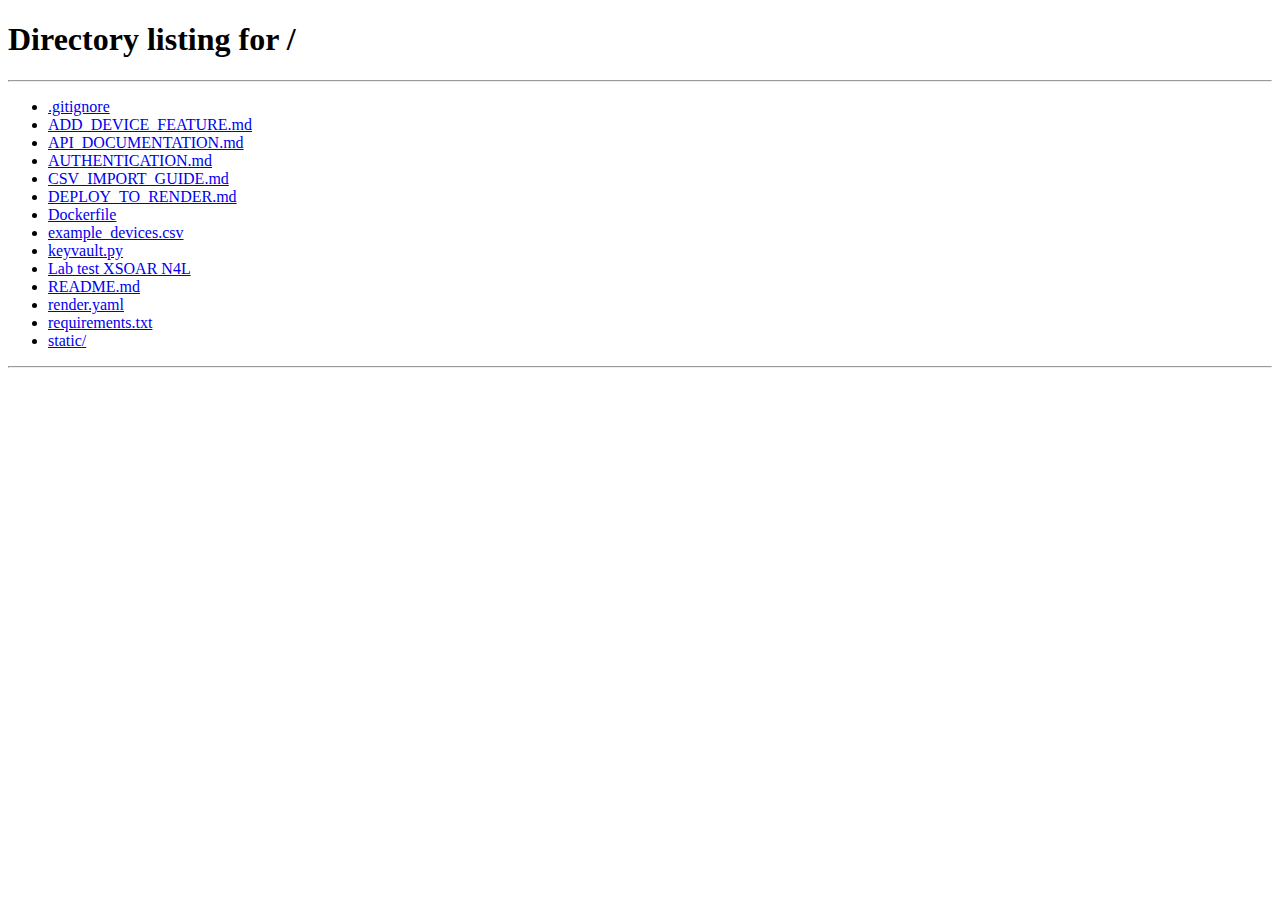
<file: static/app.html>
<!DOCTYPE html>
<html lang="en">

<head>
    <meta charset="UTF-8">
    <meta name="viewport" content="width=device-width, initial-scale=1.0">
    <title>KeyVault - Secure API Key Management</title>
    <meta name="description"
        content="Secure credential vault service for Palo Alto Networks devices. Generate and manage API keys with ease.">
    <link rel="stylesheet" href="/static/styles.css">
    <link rel="preconnect" href="https://fonts.googleapis.com">
    <link rel="preconnect" href="https://fonts.gstatic.com" crossorigin>
    <link href="https://fonts.googleapis.com/css2?family=Inter:wght@300;400;500;600;700&display=swap" rel="stylesheet">
</head>

<body>
    <div class="container">
        <!-- Header -->
        <header class="header">
            <div class="logo">
                <svg class="logo-icon" viewBox="0 0 24 24" fill="none" xmlns="http://www.w3.org/2000/svg">
                    <path d="M12 2L2 7L12 12L22 7L12 2Z" stroke="currentColor" stroke-width="2" stroke-linecap="round"
                        stroke-linejoin="round" />
                    <path d="M2 17L12 22L22 17" stroke="currentColor" stroke-width="2" stroke-linecap="round"
                        stroke-linejoin="round" />
                    <path d="M2 12L12 17L22 12" stroke="currentColor" stroke-width="2" stroke-linecap="round"
                        stroke-linejoin="round" />
                </svg>
                <h1>KeyVault</h1>
            </div>
            <div class="header-actions">
                <div class="status-badge" id="serverStatus">
                    <span class="status-dot"></span>
                    <span class="status-text">Checking...</span>
                </div>
                <button class="btn-logout" id="logoutBtn">
                    <svg viewBox="0 0 24 24" fill="none" xmlns="http://www.w3.org/2000/svg">
                        <path
                            d="M9 21H5C4.46957 21 3.96086 20.7893 3.58579 20.4142C3.21071 20.0391 3 19.5304 3 19V5C3 4.46957 3.21071 3.96086 3.58579 3.58579C3.96086 3.21071 4.46957 3 5 3H9M16 17L21 12M21 12L16 7M21 12H9"
                            stroke="currentColor" stroke-width="2" stroke-linecap="round" stroke-linejoin="round" />
                    </svg>
                    Logout
                </button>
            </div>
        </header>

        <!-- Main Content -->
        <main class="main-content">
            <!-- Hero Section -->
            <section class="hero">
                <h2 class="hero-title">Secure API Key Management</h2>
                <p class="hero-subtitle">Generate API keys for your Palo Alto Networks devices instantly</p>
            </section>

            <!-- Key Generator Card -->
            <section class="card generator-card">
                <div class="card-header">
                    <h3>Generate API Key</h3>
                    <p>Enter a device IP address to retrieve its API key</p>
                </div>
                <div class="card-body">
                    <form id="keygenForm" class="keygen-form">
                        <div class="form-group">
                            <label for="ipAddress">Device IP Address</label>
                            <div class="input-wrapper">
                                <svg class="input-icon" viewBox="0 0 24 24" fill="none"
                                    xmlns="http://www.w3.org/2000/svg">
                                    <circle cx="12" cy="12" r="10" stroke="currentColor" stroke-width="2" />
                                    <path d="M12 6V12L16 14" stroke="currentColor" stroke-width="2"
                                        stroke-linecap="round" />
                                </svg>
                                <input type="text" id="ipAddress" name="ipAddress" placeholder="e.g., 13.214.235.85"
                                    pattern="^(?:[0-9]{1,3}\.){3}[0-9]{1,3}$" required>
                                <button type="button" class="quick-select-btn" id="quickSelectBtn">
                                    <svg viewBox="0 0 24 24" fill="none" xmlns="http://www.w3.org/2000/svg">
                                        <path d="M6 9L12 15L18 9" stroke="currentColor" stroke-width="2"
                                            stroke-linecap="round" stroke-linejoin="round" />
                                    </svg>
                                </button>
                            </div>
                            <div class="quick-select-dropdown" id="quickSelectDropdown"></div>
                        </div>
                        <button type="submit" class="btn btn-primary" id="generateBtn">
                            <span class="btn-text">Generate API Key</span>
                            <svg class="btn-icon" viewBox="0 0 24 24" fill="none" xmlns="http://www.w3.org/2000/svg">
                                <path d="M5 12H19M19 12L12 5M19 12L12 19" stroke="currentColor" stroke-width="2"
                                    stroke-linecap="round" stroke-linejoin="round" />
                            </svg>
                        </button>
                    </form>
                </div>
            </section>

            <!-- Result Card -->
            <section class="card result-card" id="resultCard" style="display: none;">
                <div class="card-header">
                    <h3>API Key Result</h3>
                    <button class="close-btn" id="closeResultBtn">
                        <svg viewBox="0 0 24 24" fill="none" xmlns="http://www.w3.org/2000/svg">
                            <path d="M18 6L6 18M6 6L18 18" stroke="currentColor" stroke-width="2"
                                stroke-linecap="round" />
                        </svg>
                    </button>
                </div>
                <div class="card-body">
                    <div class="result-status" id="resultStatus"></div>
                    <div class="result-content" id="resultContent"></div>
                    <div class="result-actions" id="resultActions" style="display: none;">
                        <button class="btn btn-secondary" id="copyBtn">
                            <svg viewBox="0 0 24 24" fill="none" xmlns="http://www.w3.org/2000/svg">
                                <rect x="9" y="9" width="13" height="13" rx="2" stroke="currentColor"
                                    stroke-width="2" />
                                <path
                                    d="M5 15H4C2.89543 15 2 14.1046 2 13V4C2 2.89543 2.89543 2 4 2H13C14.1046 2 15 2.89543 15 4V5"
                                    stroke="currentColor" stroke-width="2" />
                            </svg>
                            Copy Key
                        </button>
                        <button class="btn btn-secondary" id="downloadBtn">
                            <svg viewBox="0 0 24 24" fill="none" xmlns="http://www.w3.org/2000/svg">
                                <path
                                    d="M21 15V19C21 20.1046 20.1046 21 19 21H5C3.89543 21 3 20.1046 3 19V15M7 10L12 15M12 15L17 10M12 15V3"
                                    stroke="currentColor" stroke-width="2" stroke-linecap="round"
                                    stroke-linejoin="round" />
                            </svg>
                            Download
                        </button>
                    </div>
                </div>
            </section>

            <!-- Available Devices Card -->
            <section class="card devices-card">
                <div class="card-header">
                    <div>
                        <h3>Available Devices</h3>
                        <p>Devices registered in the vault</p>
                    </div>
                    <button class="btn btn-add-device" id="addDeviceBtn">
                        <svg viewBox="0 0 24 24" fill="none" xmlns="http://www.w3.org/2000/svg">
                            <path d="M12 5V19M5 12H19" stroke="currentColor" stroke-width="2" stroke-linecap="round"
                                stroke-linejoin="round" />
                        </svg>
                        Add Device
                    </button>
                </div>
                <div class="card-body">
                    <div class="devices-grid" id="devicesGrid">
                        <div class="loading-spinner">
                            <div class="spinner"></div>
                            <p>Loading devices...</p>
                        </div>
                    </div>
                </div>
            </section>
        </main>

        <!-- Footer -->
        <footer class="footer">
            <p>&copy; 2025 KeyVault. Secure credential management for Palo Alto Networks.</p>
        </footer>
    </div>

    <!-- Toast Notifications -->
    <div class="toast-container" id="toastContainer"></div>

    <!-- Add Device Modal -->
    <div class="modal-overlay" id="addDeviceModal">
        <div class="modal">
            <div class="modal-header">
                <h3>Add New Device</h3>
                <button class="close-btn" id="closeModalBtn">
                    <svg viewBox="0 0 24 24" fill="none" xmlns="http://www.w3.org/2000/svg">
                        <path d="M18 6L6 18M6 6L18 18" stroke="currentColor" stroke-width="2" stroke-linecap="round" />
                    </svg>
                </button>
            </div>
            <div class="modal-body">
                <form id="addDeviceForm" class="add-device-form">
                    <div class="form-group">
                        <label for="newDeviceIp">IP Address</label>
                        <div class="input-wrapper">
                            <svg class="input-icon" viewBox="0 0 24 24" fill="none" xmlns="http://www.w3.org/2000/svg">
                                <circle cx="12" cy="12" r="10" stroke="currentColor" stroke-width="2" />
                                <path d="M12 6V12L16 14" stroke="currentColor" stroke-width="2"
                                    stroke-linecap="round" />
                            </svg>
                            <input type="text" id="newDeviceIp" name="newDeviceIp" placeholder="e.g., 192.168.1.100"
                                pattern="^(?:[0-9]{1,3}\.){3}[0-9]{1,3}$" required>
                        </div>
                    </div>

                    <div class="form-group">
                        <label for="newDeviceUsername">Username</label>
                        <div class="input-wrapper">
                            <svg class="input-icon" viewBox="0 0 24 24" fill="none" xmlns="http://www.w3.org/2000/svg">
                                <path
                                    d="M20 21V19C20 17.9391 19.5786 16.9217 18.8284 16.1716C18.0783 15.4214 17.0609 15 16 15H8C6.93913 15 5.92172 15.4214 5.17157 16.1716C4.42143 16.9217 4 17.9391 4 19V21M16 7C16 9.20914 14.2091 11 12 11C9.79086 11 8 9.20914 8 7C8 4.79086 9.79086 3 12 3C14.2091 3 16 4.79086 16 7Z"
                                    stroke="currentColor" stroke-width="2" stroke-linecap="round"
                                    stroke-linejoin="round" />
                            </svg>
                            <input type="text" id="newDeviceUsername" name="newDeviceUsername" placeholder="e.g., admin"
                                required>
                        </div>
                    </div>

                    <div class="form-group">
                        <label for="newDevicePassword">Password</label>
                        <div class="input-wrapper">
                            <svg class="input-icon" viewBox="0 0 24 24" fill="none" xmlns="http://www.w3.org/2000/svg">
                                <rect x="3" y="11" width="18" height="11" rx="2" stroke="currentColor"
                                    stroke-width="2" />
                                <path d="M7 11V7C7 4.23858 9.23858 2 12 2C14.7614 2 17 4.23858 17 7V11"
                                    stroke="currentColor" stroke-width="2" />
                            </svg>
                            <input type="password" id="newDevicePassword" name="newDevicePassword"
                                placeholder="Enter device password" required>
                        </div>
                    </div>

                    <div class="modal-actions">
                        <button type="button" class="btn btn-secondary" id="cancelAddBtn">Cancel</button>
                        <button type="submit" class="btn btn-primary" id="submitAddBtn">
                            <span class="btn-text">Add Device</span>
                        </button>
                    </div>
                </form>
            </div>
        </div>
    </div>

    <script src="/static/app.js"></script>
</body>

</html>
</file>
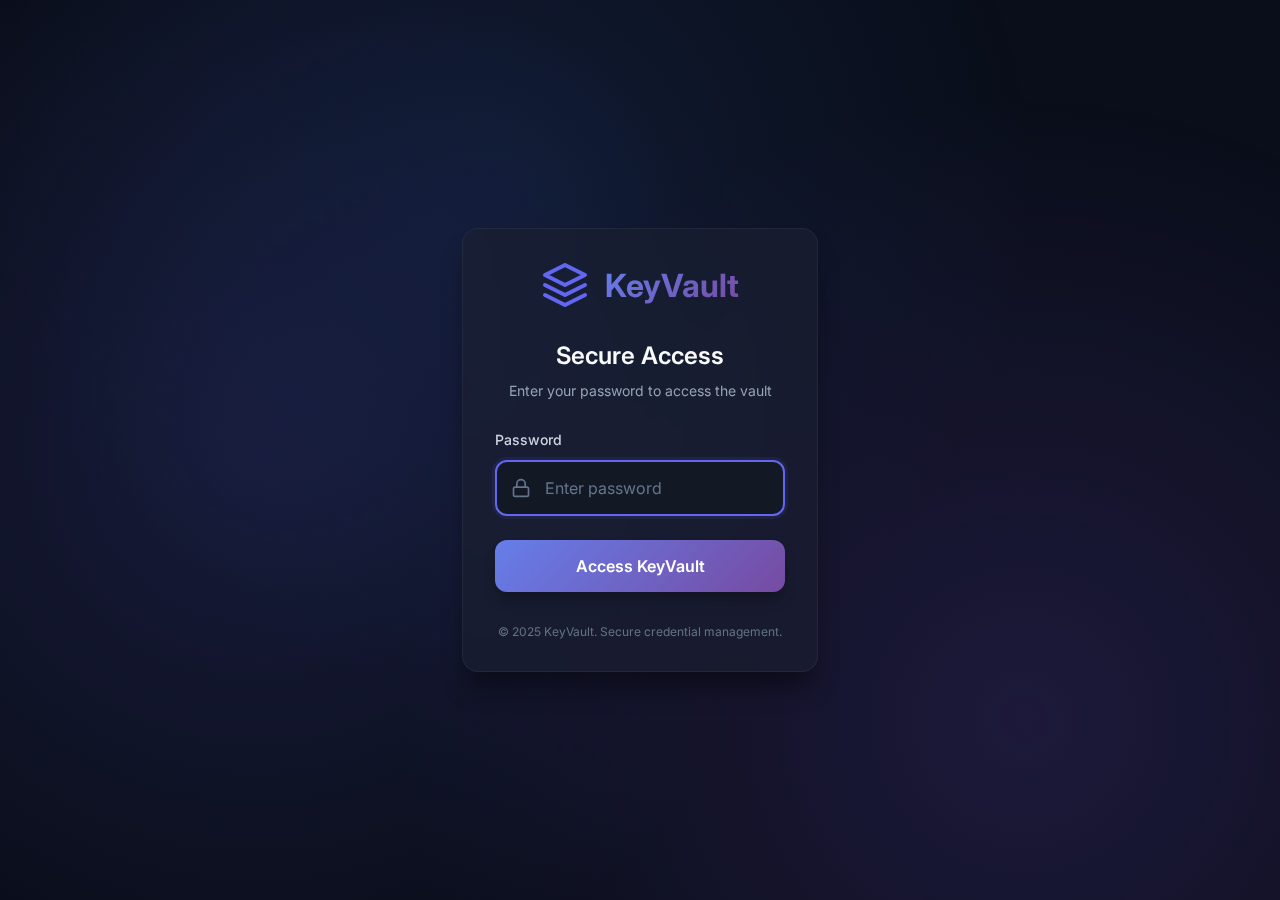
<file: static/login.html>
<!DOCTYPE html>
<html lang="en">

<head>
    <meta charset="UTF-8">
    <meta name="viewport" content="width=device-width, initial-scale=1.0">
    <title>KeyVault - Login</title>
    <link rel="preconnect" href="https://fonts.googleapis.com">
    <link rel="preconnect" href="https://fonts.gstatic.com" crossorigin>
    <link href="https://fonts.googleapis.com/css2?family=Inter:wght@300;400;500;600;700&display=swap" rel="stylesheet">
    <style>
        /* ===== CSS Variables ===== */
        :root {
            --color-bg-primary: #0a0e1a;
            --color-bg-secondary: #131825;
            --color-bg-tertiary: #1a2030;
            --color-bg-card: rgba(26, 32, 48, 0.6);

            --color-primary: #6366f1;
            --color-primary-light: #818cf8;
            --color-primary-dark: #4f46e5;
            --color-success: #10b981;
            --color-error: #ef4444;

            --color-text-primary: #f8fafc;
            --color-text-secondary: #cbd5e1;
            --color-text-tertiary: #94a3b8;
            --color-text-muted: #64748b;

            --gradient-primary: linear-gradient(135deg, #667eea 0%, #764ba2 100%);
            --shadow-lg: 0 10px 15px -3px rgba(0, 0, 0, 0.3);
            --shadow-xl: 0 20px 25px -5px rgba(0, 0, 0, 0.4);
            --shadow-glow: 0 0 20px rgba(99, 102, 241, 0.4);

            --spacing-xs: 0.5rem;
            --spacing-sm: 0.75rem;
            --spacing-md: 1rem;
            --spacing-lg: 1.5rem;
            --spacing-xl: 2rem;

            --radius-md: 0.5rem;
            --radius-lg: 0.75rem;
            --radius-xl: 1rem;

            --transition-base: 250ms ease;
            --font-family: 'Inter', -apple-system, BlinkMacSystemFont, 'Segoe UI', sans-serif;
        }

        * {
            margin: 0;
            padding: 0;
            box-sizing: border-box;
        }

        body {
            font-family: var(--font-family);
            background: var(--color-bg-primary);
            color: var(--color-text-primary);
            min-height: 100vh;
            display: flex;
            align-items: center;
            justify-content: center;
            overflow: hidden;
            position: relative;
        }

        /* Animated Background */
        body::before {
            content: '';
            position: fixed;
            top: 0;
            left: 0;
            width: 100%;
            height: 100%;
            background:
                radial-gradient(circle at 20% 50%, rgba(99, 102, 241, 0.15) 0%, transparent 50%),
                radial-gradient(circle at 80% 80%, rgba(139, 92, 246, 0.15) 0%, transparent 50%),
                radial-gradient(circle at 40% 20%, rgba(59, 130, 246, 0.1) 0%, transparent 50%);
            pointer-events: none;
            animation: backgroundPulse 15s ease-in-out infinite;
        }

        @keyframes backgroundPulse {

            0%,
            100% {
                opacity: 1;
            }

            50% {
                opacity: 0.8;
            }
        }

        .login-container {
            position: relative;
            z-index: 1;
            width: 100%;
            max-width: 420px;
            padding: var(--spacing-xl);
        }

        .login-card {
            background: var(--color-bg-card);
            backdrop-filter: blur(10px);
            border: 1px solid rgba(255, 255, 255, 0.05);
            border-radius: var(--radius-xl);
            padding: var(--spacing-xl);
            box-shadow: var(--shadow-xl);
            animation: fadeInUp 0.6s ease-out;
        }

        @keyframes fadeInUp {
            from {
                opacity: 0;
                transform: translateY(20px);
            }

            to {
                opacity: 1;
                transform: translateY(0);
            }
        }

        .logo {
            display: flex;
            align-items: center;
            justify-content: center;
            gap: var(--spacing-md);
            margin-bottom: var(--spacing-xl);
        }

        .logo-icon {
            width: 48px;
            height: 48px;
            color: var(--color-primary);
            animation: float 3s ease-in-out infinite;
        }

        @keyframes float {

            0%,
            100% {
                transform: translateY(0);
            }

            50% {
                transform: translateY(-5px);
            }
        }

        .logo h1 {
            font-size: 2rem;
            font-weight: 700;
            background: var(--gradient-primary);
            -webkit-background-clip: text;
            -webkit-text-fill-color: transparent;
            background-clip: text;
        }

        .login-header {
            text-align: center;
            margin-bottom: var(--spacing-xl);
        }

        .login-header h2 {
            font-size: 1.5rem;
            font-weight: 600;
            margin-bottom: var(--spacing-sm);
        }

        .login-header p {
            font-size: 0.875rem;
            color: var(--color-text-tertiary);
        }

        .login-form {
            display: flex;
            flex-direction: column;
            gap: var(--spacing-lg);
        }

        .form-group {
            display: flex;
            flex-direction: column;
            gap: var(--spacing-sm);
        }

        .form-group label {
            font-size: 0.875rem;
            font-weight: 500;
            color: var(--color-text-secondary);
        }

        .input-wrapper {
            position: relative;
            display: flex;
            align-items: center;
        }

        .input-icon {
            position: absolute;
            left: var(--spacing-md);
            width: 20px;
            height: 20px;
            color: var(--color-text-muted);
            pointer-events: none;
        }

        input[type="password"] {
            width: 100%;
            padding: var(--spacing-md) var(--spacing-md) var(--spacing-md) 3rem;
            background: var(--color-bg-secondary);
            border: 2px solid rgba(255, 255, 255, 0.05);
            border-radius: var(--radius-lg);
            color: var(--color-text-primary);
            font-size: 1rem;
            font-family: var(--font-family);
            transition: all var(--transition-base);
        }

        input[type="password"]:focus {
            outline: none;
            border-color: var(--color-primary);
            box-shadow: 0 0 0 3px rgba(99, 102, 241, 0.1);
        }

        input[type="password"]::placeholder {
            color: var(--color-text-muted);
        }

        .btn {
            display: flex;
            align-items: center;
            justify-content: center;
            gap: var(--spacing-sm);
            padding: var(--spacing-md) var(--spacing-xl);
            border: none;
            border-radius: var(--radius-lg);
            font-size: 1rem;
            font-weight: 600;
            font-family: var(--font-family);
            cursor: pointer;
            transition: all var(--transition-base);
            position: relative;
            overflow: hidden;
            background: var(--gradient-primary);
            color: white;
            box-shadow: var(--shadow-lg);
        }

        .btn::before {
            content: '';
            position: absolute;
            top: 50%;
            left: 50%;
            width: 0;
            height: 0;
            border-radius: 50%;
            background: rgba(255, 255, 255, 0.1);
            transform: translate(-50%, -50%);
            transition: width 0.6s, height 0.6s;
        }

        .btn:hover::before {
            width: 300px;
            height: 300px;
        }

        .btn:hover {
            box-shadow: var(--shadow-glow);
            transform: translateY(-2px);
        }

        .btn:active {
            transform: translateY(0);
        }

        .btn:disabled {
            opacity: 0.6;
            cursor: not-allowed;
            transform: none;
        }

        .btn-text {
            position: relative;
            z-index: 1;
        }

        .btn.loading .btn-text {
            opacity: 0;
        }

        .btn.loading::after {
            content: '';
            position: absolute;
            width: 20px;
            height: 20px;
            border: 2px solid rgba(255, 255, 255, 0.3);
            border-top-color: white;
            border-radius: 50%;
            animation: spin 0.6s linear infinite;
        }

        @keyframes spin {
            to {
                transform: rotate(360deg);
            }
        }

        .error-message {
            display: none;
            padding: var(--spacing-md);
            background: rgba(239, 68, 68, 0.1);
            border: 1px solid rgba(239, 68, 68, 0.2);
            border-radius: var(--radius-lg);
            color: var(--color-error);
            font-size: 0.875rem;
            animation: shake 0.3s ease-in-out;
        }

        .error-message.show {
            display: block;
        }

        @keyframes shake {

            0%,
            100% {
                transform: translateX(0);
            }

            25% {
                transform: translateX(-10px);
            }

            75% {
                transform: translateX(10px);
            }
        }

        .footer {
            text-align: center;
            margin-top: var(--spacing-xl);
            color: var(--color-text-muted);
            font-size: 0.75rem;
        }

        /* Responsive */
        @media (max-width: 768px) {
            .login-container {
                padding: var(--spacing-md);
            }
        }
    </style>
</head>

<body>
    <div class="login-container">
        <div class="login-card">
            <div class="logo">
                <svg class="logo-icon" viewBox="0 0 24 24" fill="none" xmlns="http://www.w3.org/2000/svg">
                    <path d="M12 2L2 7L12 12L22 7L12 2Z" stroke="currentColor" stroke-width="2" stroke-linecap="round"
                        stroke-linejoin="round" />
                    <path d="M2 17L12 22L22 17" stroke="currentColor" stroke-width="2" stroke-linecap="round"
                        stroke-linejoin="round" />
                    <path d="M2 12L12 17L22 12" stroke="currentColor" stroke-width="2" stroke-linecap="round"
                        stroke-linejoin="round" />
                </svg>
                <h1>KeyVault</h1>
            </div>

            <div class="login-header">
                <h2>Secure Access</h2>
                <p>Enter your password to access the vault</p>
            </div>

            <form class="login-form" id="loginForm">
                <div class="form-group">
                    <label for="password">Password</label>
                    <div class="input-wrapper">
                        <svg class="input-icon" viewBox="0 0 24 24" fill="none" xmlns="http://www.w3.org/2000/svg">
                            <rect x="3" y="11" width="18" height="11" rx="2" stroke="currentColor" stroke-width="2" />
                            <path d="M7 11V7C7 4.23858 9.23858 2 12 2C14.7614 2 17 4.23858 17 7V11"
                                stroke="currentColor" stroke-width="2" />
                        </svg>
                        <input type="password" id="password" name="password" placeholder="Enter password" required
                            autocomplete="current-password">
                    </div>
                </div>

                <div class="error-message" id="errorMessage">
                    ✗ Incorrect password. Please try again.
                </div>

                <button type="submit" class="btn" id="loginBtn">
                    <span class="btn-text">Access KeyVault</span>
                </button>
            </form>

            <div class="footer">
                &copy; 2025 KeyVault. Secure credential management.
            </div>
        </div>
    </div>

    <script>
        const CORRECT_PASSWORD = 'supp0rt@PS';
        const SESSION_KEY = 'keyvault_authenticated';

        // Check if already authenticated
        if (sessionStorage.getItem(SESSION_KEY) === 'true') {
            window.location.href = '/app';
        }

        const loginForm = document.getElementById('loginForm');
        const passwordInput = document.getElementById('password');
        const loginBtn = document.getElementById('loginBtn');
        const errorMessage = document.getElementById('errorMessage');

        loginForm.addEventListener('submit', (e) => {
            e.preventDefault();

            const password = passwordInput.value;

            // Hide previous error
            errorMessage.classList.remove('show');

            // Set loading state
            loginBtn.disabled = true;
            loginBtn.classList.add('loading');

            // Simulate a small delay for better UX
            setTimeout(() => {
                if (password === CORRECT_PASSWORD) {
                    // Store authentication in session
                    sessionStorage.setItem(SESSION_KEY, 'true');

                    // Redirect to main app
                    window.location.href = '/app';
                } else {
                    // Show error
                    errorMessage.classList.add('show');
                    passwordInput.value = '';
                    passwordInput.focus();

                    // Reset button state
                    loginBtn.disabled = false;
                    loginBtn.classList.remove('loading');
                }
            }, 500);
        });

        // Focus password input on load
        passwordInput.focus();
    </script>
</body>

</html>
</file>
<file: static/styles.css>
/* ===== CSS Variables & Design Tokens ===== */
:root {
    /* Colors - Premium Dark Theme */
    --color-bg-primary: #0a0e1a;
    --color-bg-secondary: #131825;
    --color-bg-tertiary: #1a2030;
    --color-bg-card: rgba(26, 32, 48, 0.6);
    --color-bg-card-hover: rgba(26, 32, 48, 0.8);

    /* Accent Colors */
    --color-primary: #6366f1;
    --color-primary-light: #818cf8;
    --color-primary-dark: #4f46e5;
    --color-secondary: #8b5cf6;
    --color-success: #10b981;
    --color-warning: #f59e0b;
    --color-error: #ef4444;

    /* Text Colors */
    --color-text-primary: #f8fafc;
    --color-text-secondary: #cbd5e1;
    --color-text-tertiary: #94a3b8;
    --color-text-muted: #64748b;

    /* Gradients */
    --gradient-primary: linear-gradient(135deg, #667eea 0%, #764ba2 100%);
    --gradient-secondary: linear-gradient(135deg, #f093fb 0%, #f5576c 100%);
    --gradient-success: linear-gradient(135deg, #4facfe 0%, #00f2fe 100%);
    --gradient-card: linear-gradient(135deg, rgba(102, 126, 234, 0.1) 0%, rgba(118, 75, 162, 0.1) 100%);

    /* Shadows */
    --shadow-sm: 0 1px 2px 0 rgba(0, 0, 0, 0.05);
    --shadow-md: 0 4px 6px -1px rgba(0, 0, 0, 0.1);
    --shadow-lg: 0 10px 15px -3px rgba(0, 0, 0, 0.3);
    --shadow-xl: 0 20px 25px -5px rgba(0, 0, 0, 0.4);
    --shadow-glow: 0 0 20px rgba(99, 102, 241, 0.4);

    /* Spacing */
    --spacing-xs: 0.5rem;
    --spacing-sm: 0.75rem;
    --spacing-md: 1rem;
    --spacing-lg: 1.5rem;
    --spacing-xl: 2rem;
    --spacing-2xl: 3rem;

    /* Border Radius */
    --radius-sm: 0.375rem;
    --radius-md: 0.5rem;
    --radius-lg: 0.75rem;
    --radius-xl: 1rem;

    /* Transitions */
    --transition-fast: 150ms ease;
    --transition-base: 250ms ease;
    --transition-slow: 350ms ease;

    /* Typography */
    --font-family: 'Inter', -apple-system, BlinkMacSystemFont, 'Segoe UI', sans-serif;
}

/* ===== Reset & Base Styles ===== */
* {
    margin: 0;
    padding: 0;
    box-sizing: border-box;
}

body {
    font-family: var(--font-family);
    background: var(--color-bg-primary);
    color: var(--color-text-primary);
    line-height: 1.6;
    min-height: 100vh;
    overflow-x: hidden;
    position: relative;
}

/* Animated Background */
body::before {
    content: '';
    position: fixed;
    top: 0;
    left: 0;
    width: 100%;
    height: 100%;
    background:
        radial-gradient(circle at 20% 50%, rgba(99, 102, 241, 0.15) 0%, transparent 50%),
        radial-gradient(circle at 80% 80%, rgba(139, 92, 246, 0.15) 0%, transparent 50%),
        radial-gradient(circle at 40% 20%, rgba(59, 130, 246, 0.1) 0%, transparent 50%);
    pointer-events: none;
    z-index: 0;
    animation: backgroundPulse 15s ease-in-out infinite;
}

@keyframes backgroundPulse {

    0%,
    100% {
        opacity: 1;
    }

    50% {
        opacity: 0.8;
    }
}

.container {
    max-width: 1200px;
    margin: 0 auto;
    padding: var(--spacing-xl);
    position: relative;
    z-index: 1;
}

/* ===== Header ===== */
.header {
    display: flex;
    justify-content: space-between;
    align-items: center;
    margin-bottom: var(--spacing-2xl);
    padding: var(--spacing-lg);
    background: var(--color-bg-card);
    backdrop-filter: blur(10px);
    border-radius: var(--radius-xl);
    border: 1px solid rgba(255, 255, 255, 0.05);
    box-shadow: var(--shadow-lg);
}

.logo {
    display: flex;
    align-items: center;
    gap: var(--spacing-md);
}

.logo-icon {
    width: 40px;
    height: 40px;
    color: var(--color-primary);
    animation: float 3s ease-in-out infinite;
}

@keyframes float {

    0%,
    100% {
        transform: translateY(0);
    }

    50% {
        transform: translateY(-5px);
    }
}

.logo h1 {
    font-size: 1.75rem;
    font-weight: 700;
    background: var(--gradient-primary);
    -webkit-background-clip: text;
    -webkit-text-fill-color: transparent;
    background-clip: text;
}

.header-actions {
    display: flex;
    align-items: center;
    gap: var(--spacing-md);
}

.btn-logout {
    display: flex;
    align-items: center;
    gap: var(--spacing-sm);
    padding: var(--spacing-sm) var(--spacing-md);
    background: rgba(239, 68, 68, 0.1);
    border: 1px solid rgba(239, 68, 68, 0.2);
    border-radius: var(--radius-lg);
    color: var(--color-error);
    font-size: 0.875rem;
    font-weight: 500;
    font-family: var(--font-family);
    cursor: pointer;
    transition: all var(--transition-base);
}

.btn-logout svg {
    width: 18px;
    height: 18px;
}

.btn-logout:hover {
    background: rgba(239, 68, 68, 0.2);
    transform: translateY(-2px);
    box-shadow: var(--shadow-md);
}

.btn-logout:active {
    transform: translateY(0);
}

.status-badge {
    display: flex;
    align-items: center;
    gap: var(--spacing-sm);
    padding: var(--spacing-sm) var(--spacing-md);
    background: rgba(16, 185, 129, 0.1);
    border: 1px solid rgba(16, 185, 129, 0.2);
    border-radius: var(--radius-lg);
    transition: all var(--transition-base);
}

.status-badge.online {
    background: rgba(16, 185, 129, 0.1);
    border-color: rgba(16, 185, 129, 0.2);
}

.status-badge.offline {
    background: rgba(239, 68, 68, 0.1);
    border-color: rgba(239, 68, 68, 0.2);
}

.status-dot {
    width: 8px;
    height: 8px;
    border-radius: 50%;
    background: var(--color-success);
    animation: pulse 2s ease-in-out infinite;
}

.status-badge.offline .status-dot {
    background: var(--color-error);
    animation: none;
}

@keyframes pulse {

    0%,
    100% {
        opacity: 1;
    }

    50% {
        opacity: 0.5;
    }
}

.status-text {
    font-size: 0.875rem;
    font-weight: 500;
    color: var(--color-text-secondary);
}

/* ===== Hero Section ===== */
.hero {
    text-align: center;
    margin-bottom: var(--spacing-2xl);
    padding: var(--spacing-2xl) 0;
}

.hero-title {
    font-size: 3rem;
    font-weight: 700;
    margin-bottom: var(--spacing-md);
    background: linear-gradient(135deg, #f8fafc 0%, #cbd5e1 100%);
    -webkit-background-clip: text;
    -webkit-text-fill-color: transparent;
    background-clip: text;
    animation: slideDown 0.6s ease-out;
}

.hero-subtitle {
    font-size: 1.25rem;
    color: var(--color-text-secondary);
    animation: slideDown 0.6s ease-out 0.1s both;
}

@keyframes slideDown {
    from {
        opacity: 0;
        transform: translateY(-20px);
    }

    to {
        opacity: 1;
        transform: translateY(0);
    }
}

/* ===== Cards ===== */
.card {
    background: var(--color-bg-card);
    backdrop-filter: blur(10px);
    border: 1px solid rgba(255, 255, 255, 0.05);
    border-radius: var(--radius-xl);
    padding: var(--spacing-xl);
    margin-bottom: var(--spacing-xl);
    box-shadow: var(--shadow-lg);
    transition: all var(--transition-base);
    animation: fadeInUp 0.6s ease-out;
}

@keyframes fadeInUp {
    from {
        opacity: 0;
        transform: translateY(20px);
    }

    to {
        opacity: 1;
        transform: translateY(0);
    }
}

.card:hover {
    background: var(--color-bg-card-hover);
    box-shadow: var(--shadow-xl);
    transform: translateY(-2px);
}

.card-header {
    margin-bottom: var(--spacing-lg);
    display: flex;
    justify-content: space-between;
    align-items: flex-start;
}

.card-header h3 {
    font-size: 1.5rem;
    font-weight: 600;
    color: var(--color-text-primary);
    margin-bottom: var(--spacing-xs);
}

.card-header p {
    font-size: 0.875rem;
    color: var(--color-text-tertiary);
}

.close-btn {
    background: rgba(239, 68, 68, 0.1);
    border: 1px solid rgba(239, 68, 68, 0.2);
    border-radius: var(--radius-md);
    padding: var(--spacing-sm);
    cursor: pointer;
    transition: all var(--transition-fast);
    display: flex;
    align-items: center;
    justify-content: center;
}

.close-btn svg {
    width: 20px;
    height: 20px;
    color: var(--color-error);
}

.close-btn:hover {
    background: rgba(239, 68, 68, 0.2);
    transform: scale(1.05);
}

/* ===== Forms ===== */
.keygen-form {
    display: flex;
    flex-direction: column;
    gap: var(--spacing-lg);
}

.form-group {
    display: flex;
    flex-direction: column;
    gap: var(--spacing-sm);
    position: relative;
}

.form-group label {
    font-size: 0.875rem;
    font-weight: 500;
    color: var(--color-text-secondary);
}

.input-wrapper {
    position: relative;
    display: flex;
    align-items: center;
}

.input-icon {
    position: absolute;
    left: var(--spacing-md);
    width: 20px;
    height: 20px;
    color: var(--color-text-muted);
    pointer-events: none;
}

input[type="text"] {
    width: 100%;
    padding: var(--spacing-md) var(--spacing-md) var(--spacing-md) 3rem;
    background: var(--color-bg-secondary);
    border: 2px solid rgba(255, 255, 255, 0.05);
    border-radius: var(--radius-lg);
    color: var(--color-text-primary);
    font-size: 1rem;
    font-family: var(--font-family);
    transition: all var(--transition-base);
}

input[type="text"]:focus {
    outline: none;
    border-color: var(--color-primary);
    box-shadow: 0 0 0 3px rgba(99, 102, 241, 0.1);
}

input[type="text"]::placeholder {
    color: var(--color-text-muted);
}

.quick-select-btn {
    position: absolute;
    right: var(--spacing-sm);
    background: var(--color-bg-tertiary);
    border: 1px solid rgba(255, 255, 255, 0.1);
    border-radius: var(--radius-md);
    padding: var(--spacing-sm);
    cursor: pointer;
    transition: all var(--transition-fast);
    display: flex;
    align-items: center;
    justify-content: center;
}

.quick-select-btn svg {
    width: 16px;
    height: 16px;
    color: var(--color-text-secondary);
    transition: transform var(--transition-base);
}

.quick-select-btn:hover {
    background: var(--color-bg-secondary);
}

.quick-select-btn.active svg {
    transform: rotate(180deg);
}

.quick-select-dropdown {
    position: absolute;
    top: 100%;
    left: 0;
    right: 0;
    margin-top: var(--spacing-sm);
    background: var(--color-bg-secondary);
    border: 1px solid rgba(255, 255, 255, 0.1);
    border-radius: var(--radius-lg);
    max-height: 300px;
    overflow-y: auto;
    z-index: 10;
    display: none;
    box-shadow: var(--shadow-xl);
}

.quick-select-dropdown.active {
    display: block;
    animation: slideDown 0.2s ease-out;
}

.dropdown-item {
    padding: var(--spacing-md);
    cursor: pointer;
    transition: all var(--transition-fast);
    border-bottom: 1px solid rgba(255, 255, 255, 0.05);
}

.dropdown-item:last-child {
    border-bottom: none;
}

.dropdown-item:hover {
    background: var(--color-bg-tertiary);
}

.dropdown-item-ip {
    font-weight: 500;
    color: var(--color-text-primary);
    margin-bottom: 0.25rem;
}

.dropdown-item-user {
    font-size: 0.75rem;
    color: var(--color-text-tertiary);
}

/* ===== Buttons ===== */
.btn {
    display: flex;
    align-items: center;
    justify-content: center;
    gap: var(--spacing-sm);
    padding: var(--spacing-md) var(--spacing-xl);
    border: none;
    border-radius: var(--radius-lg);
    font-size: 1rem;
    font-weight: 600;
    font-family: var(--font-family);
    cursor: pointer;
    transition: all var(--transition-base);
    position: relative;
    overflow: hidden;
}

.btn::before {
    content: '';
    position: absolute;
    top: 50%;
    left: 50%;
    width: 0;
    height: 0;
    border-radius: 50%;
    background: rgba(255, 255, 255, 0.1);
    transform: translate(-50%, -50%);
    transition: width 0.6s, height 0.6s;
}

.btn:hover::before {
    width: 300px;
    height: 300px;
}

.btn-primary {
    background: var(--gradient-primary);
    color: white;
    box-shadow: var(--shadow-md);
}

.btn-primary:hover {
    box-shadow: var(--shadow-glow);
    transform: translateY(-2px);
}

.btn-primary:active {
    transform: translateY(0);
}

.btn-primary:disabled {
    opacity: 0.6;
    cursor: not-allowed;
    transform: none;
}

.btn-secondary {
    background: var(--color-bg-tertiary);
    color: var(--color-text-primary);
    border: 1px solid rgba(255, 255, 255, 0.1);
}

.btn-secondary:hover {
    background: var(--color-bg-secondary);
    border-color: var(--color-primary);
}

.btn-icon {
    width: 20px;
    height: 20px;
}

.btn-text {
    position: relative;
    z-index: 1;
}

/* ===== Loading States ===== */
.btn-primary.loading .btn-text {
    opacity: 0;
}

.btn-primary.loading::after {
    content: '';
    position: absolute;
    width: 20px;
    height: 20px;
    border: 2px solid rgba(255, 255, 255, 0.3);
    border-top-color: white;
    border-radius: 50%;
    animation: spin 0.6s linear infinite;
}

@keyframes spin {
    to {
        transform: rotate(360deg);
    }
}

/* ===== Result Card ===== */
.result-status {
    display: flex;
    align-items: center;
    gap: var(--spacing-md);
    padding: var(--spacing-md);
    border-radius: var(--radius-lg);
    margin-bottom: var(--spacing-lg);
    font-weight: 500;
}

.result-status.success {
    background: rgba(16, 185, 129, 0.1);
    border: 1px solid rgba(16, 185, 129, 0.2);
    color: var(--color-success);
}

.result-status.error {
    background: rgba(239, 68, 68, 0.1);
    border: 1px solid rgba(239, 68, 68, 0.2);
    color: var(--color-error);
}

.result-content {
    background: var(--color-bg-secondary);
    border: 1px solid rgba(255, 255, 255, 0.05);
    border-radius: var(--radius-lg);
    padding: var(--spacing-lg);
    margin-bottom: var(--spacing-lg);
    font-family: 'Courier New', monospace;
    font-size: 0.875rem;
    color: var(--color-text-secondary);
    word-break: break-all;
    max-height: 300px;
    overflow-y: auto;
}

.result-actions {
    display: flex;
    gap: var(--spacing-md);
}

/* ===== Header Buttons ===== */
.header-buttons {
    display: flex;
    gap: var(--spacing-md);
}

/* ===== Devices Toolbar ===== */
.devices-toolbar {
    display: flex;
    justify-content: space-between;
    align-items: center;
    margin-bottom: var(--spacing-lg);
    gap: var(--spacing-lg);
    flex-wrap: wrap;
}

.search-wrapper {
    position: relative;
    flex: 1;
    min-width: 250px;
}

.search-icon {
    position: absolute;
    left: var(--spacing-md);
    top: 50%;
    transform: translateY(-50%);
    width: 20px;
    height: 20px;
    color: var(--color-text-muted);
    pointer-events: none;
}

#deviceSearch {
    width: 100%;
    padding: var(--spacing-sm) var(--spacing-md) var(--spacing-sm) 2.5rem;
    background: var(--color-bg-secondary);
    border: 1px solid rgba(255, 255, 255, 0.1);
    border-radius: var(--radius-md);
    color: var(--color-text-primary);
    font-size: 0.875rem;
    font-family: var(--font-family);
    transition: all var(--transition-base);
}

#deviceSearch:focus {
    outline: none;
    border-color: var(--color-primary);
    box-shadow: 0 0 0 2px rgba(99, 102, 241, 0.1);
}

.selection-controls {
    display: flex;
    align-items: center;
    gap: var(--spacing-lg);
}

/* Custom Checkbox */
.checkbox-wrapper {
    display: flex;
    align-items: center;
    gap: var(--spacing-sm);
    cursor: pointer;
    font-size: 0.875rem;
    color: var(--color-text-secondary);
    user-select: none;
}

.checkbox-wrapper input {
    position: absolute;
    opacity: 0;
    cursor: pointer;
    height: 0;
    width: 0;
}

.checkmark {
    height: 20px;
    width: 20px;
    background-color: var(--color-bg-secondary);
    border: 1px solid rgba(255, 255, 255, 0.2);
    border-radius: 4px;
    position: relative;
    transition: all var(--transition-fast);
}

.checkbox-wrapper:hover input~.checkmark {
    border-color: var(--color-primary);
}

.checkbox-wrapper input:checked~.checkmark {
    background-color: var(--color-primary);
    border-color: var(--color-primary);
}

.checkmark:after {
    content: "";
    position: absolute;
    display: none;
}

.checkbox-wrapper input:checked~.checkmark:after {
    display: block;
}

.checkbox-wrapper .checkmark:after {
    left: 7px;
    top: 3px;
    width: 4px;
    height: 9px;
    border: solid white;
    border-width: 0 2px 2px 0;
    transform: rotate(45deg);
}

/* Danger Outline Button */
.btn-danger-outline {
    display: flex;
    align-items: center;
    gap: var(--spacing-xs);
    padding: var(--spacing-xs) var(--spacing-sm);
    background: transparent;
    border: 1px solid var(--color-error);
    border-radius: var(--radius-md);
    color: var(--color-error);
    font-size: 0.875rem;
    font-weight: 500;
    cursor: pointer;
    transition: all var(--transition-base);
}

.btn-danger-outline:hover {
    background: rgba(239, 68, 68, 0.1);
}

.btn-danger-outline svg {
    width: 16px;
    height: 16px;
}

/* Device Selection State */
.device-item.selected {
    border-color: var(--color-primary);
    background: rgba(99, 102, 241, 0.1);
}

.device-checkbox {
    margin-right: var(--spacing-sm);
    pointer-events: none;
    /* Let the parent click handle it */
}

/* ===== Devices Grid ===== */
.devices-grid {
    display: grid;
    grid-template-columns: repeat(auto-fill, minmax(280px, 1fr));
    gap: var(--spacing-lg);
}

.device-item {
    background: var(--color-bg-secondary);
    border: 1px solid rgba(255, 255, 255, 0.05);
    border-radius: var(--radius-lg);
    padding: var(--spacing-md);
    /* Reduced padding to accommodate button */
    transition: all var(--transition-base);
    cursor: pointer;
    position: relative;
    overflow: hidden;
    display: flex;
    align-items: center;
    justify-content: space-between;
    gap: var(--spacing-sm);
}

.device-content {
    flex: 1;
}

.device-delete-btn {
    background: transparent;
    border: none;
    color: var(--color-text-muted);
    width: 36px;
    height: 36px;
    border-radius: var(--radius-md);
    display: flex;
    align-items: center;
    justify-content: center;
    cursor: pointer;
    transition: all var(--transition-fast);
    opacity: 0;
    /* Hidden by default */
    transform: translateX(10px);
}

.device-item:hover .device-delete-btn {
    opacity: 1;
    transform: translateX(0);
}

.device-delete-btn:hover {
    background: rgba(239, 68, 68, 0.15);
    color: var(--color-error);
}

.device-delete-btn svg {
    width: 20px;
    height: 20px;
}

.device-item::before {
    content: '';
    position: absolute;
    top: 0;
    left: 0;
    width: 100%;
    height: 3px;
    background: var(--gradient-primary);
    transform: scaleX(0);
    transition: transform var(--transition-base);
}

.device-item:hover::before {
    transform: scaleX(1);
}

.device-item:hover {
    background: var(--color-bg-tertiary);
    border-color: var(--color-primary);
    transform: translateY(-4px);
    box-shadow: var(--shadow-lg);
}

.device-ip {
    font-size: 1.125rem;
    font-weight: 600;
    color: var(--color-text-primary);
    margin-bottom: var(--spacing-sm);
    font-family: 'Courier New', monospace;
}

.device-user {
    font-size: 0.875rem;
    color: var(--color-text-tertiary);
    display: flex;
    align-items: center;
    gap: var(--spacing-xs);
}

.device-user::before {
    content: '👤';
    font-size: 1rem;
}

.loading-spinner {
    display: flex;
    flex-direction: column;
    align-items: center;
    justify-content: center;
    padding: var(--spacing-2xl);
    gap: var(--spacing-md);
}

.spinner {
    width: 40px;
    height: 40px;
    border: 3px solid rgba(99, 102, 241, 0.1);
    border-top-color: var(--color-primary);
    border-radius: 50%;
    animation: spin 0.8s linear infinite;
}

/* ===== Footer ===== */
.footer {
    text-align: center;
    padding: var(--spacing-xl) 0;
    color: var(--color-text-muted);
    font-size: 0.875rem;
}

/* ===== Toast Notifications ===== */
.toast-container {
    position: fixed;
    top: var(--spacing-xl);
    right: var(--spacing-xl);
    z-index: 1000;
    display: flex;
    flex-direction: column;
    gap: var(--spacing-md);
}

.toast {
    background: var(--color-bg-card);
    backdrop-filter: blur(10px);
    border: 1px solid rgba(255, 255, 255, 0.1);
    border-radius: var(--radius-lg);
    padding: var(--spacing-md) var(--spacing-lg);
    box-shadow: var(--shadow-xl);
    display: flex;
    align-items: center;
    gap: var(--spacing-md);
    min-width: 300px;
    animation: slideInRight 0.3s ease-out;
}

@keyframes slideInRight {
    from {
        opacity: 0;
        transform: translateX(100%);
    }

    to {
        opacity: 1;
        transform: translateX(0);
    }
}

.toast.success {
    border-left: 4px solid var(--color-success);
}

.toast.error {
    border-left: 4px solid var(--color-error);
}

.toast.info {
    border-left: 4px solid var(--color-primary);
}

/* ===== Responsive Design ===== */
@media (max-width: 768px) {
    .container {
        padding: var(--spacing-md);
    }

    .hero-title {
        font-size: 2rem;
    }

    .hero-subtitle {
        font-size: 1rem;
    }

    .header {
        flex-direction: column;
        gap: var(--spacing-md);
        text-align: center;
    }

    .devices-grid {
        grid-template-columns: 1fr;
    }

    .result-actions {
        flex-direction: column;
    }

    .toast-container {
        left: var(--spacing-md);
        right: var(--spacing-md);
    }

    .toast {
        min-width: auto;
    }
}

/* ===== Add Device Button ===== */
.btn-add-device {
    display: flex;
    align-items: center;
    gap: var(--spacing-sm);
    padding: var(--spacing-sm) var(--spacing-md);
    background: rgba(16, 185, 129, 0.1);
    border: 1px solid rgba(16, 185, 129, 0.2);
    border-radius: var(--radius-lg);
    color: var(--color-success);
    font-size: 0.875rem;
    font-weight: 500;
    font-family: var(--font-family);
    cursor: pointer;
    transition: all var(--transition-base);
}

.btn-add-device svg {
    width: 18px;
    height: 18px;
}

.btn-add-device:hover {
    background: rgba(16, 185, 129, 0.2);
    transform: translateY(-2px);
    box-shadow: var(--shadow-md);
}

.btn-add-device:active {
    transform: translateY(0);
}

/* ===== Modal ===== */
.modal-overlay {
    position: fixed;
    top: 0;
    left: 0;
    width: 100%;
    height: 100%;
    background: rgba(0, 0, 0, 0.7);
    backdrop-filter: blur(5px);
    display: none;
    align-items: center;
    justify-content: center;
    z-index: 2000;
    animation: fadeIn 0.3s ease-out;
}

.modal-overlay.active {
    display: flex;
}

@keyframes fadeIn {
    from {
        opacity: 0;
    }

    to {
        opacity: 1;
    }
}

.modal {
    background: var(--color-bg-card);
    backdrop-filter: blur(10px);
    border: 1px solid rgba(255, 255, 255, 0.1);
    border-radius: var(--radius-xl);
    padding: var(--spacing-xl);
    max-width: 500px;
    width: 90%;
    box-shadow: var(--shadow-xl);
    animation: modalSlideIn 0.3s ease-out;
}

@keyframes modalSlideIn {
    from {
        opacity: 0;
        transform: translateY(-50px) scale(0.9);
    }

    to {
        opacity: 1;
        transform: translateY(0) scale(1);
    }
}

.modal-header {
    display: flex;
    justify-content: space-between;
    align-items: center;
    margin-bottom: var(--spacing-lg);
}

.modal-header h3 {
    font-size: 1.5rem;
    font-weight: 600;
    color: var(--color-text-primary);
}

.modal-body {
    margin-bottom: var(--spacing-md);
}

.add-device-form {
    display: flex;
    flex-direction: column;
    gap: var(--spacing-lg);
}

.modal-actions {
    display: flex;
    gap: var(--spacing-md);
    justify-content: flex-end;
    margin-top: var(--spacing-xl);
}

.modal-actions .btn {
    flex: 1;
}

/* Password input styling */
input[type="password"] {
    width: 100%;
    padding: var(--spacing-md) var(--spacing-md) var(--spacing-md) 3rem;
    background: var(--color-bg-secondary);
    border: 2px solid rgba(255, 255, 255, 0.05);
    border-radius: var(--radius-lg);
    color: var(--color-text-primary);
    font-size: 1rem;
    font-family: var(--font-family);
    transition: all var(--transition-base);
}

input[type="password"]:focus {
    outline: none;
    border-color: var(--color-primary);
    box-shadow: 0 0 0 3px rgba(99, 102, 241, 0.1);
}

input[type="password"]::placeholder {
    color: var(--color-text-muted);
}

/* ===== Scrollbar Styling ===== */
::-webkit-scrollbar {
    width: 8px;
    height: 8px;
}

::-webkit-scrollbar-track {
    background: var(--color-bg-secondary);
}

::-webkit-scrollbar-thumb {
    background: var(--color-bg-tertiary);
    border-radius: var(--radius-sm);
}

::-webkit-scrollbar-thumb:hover {
    background: var(--color-primary);
}
</file>
